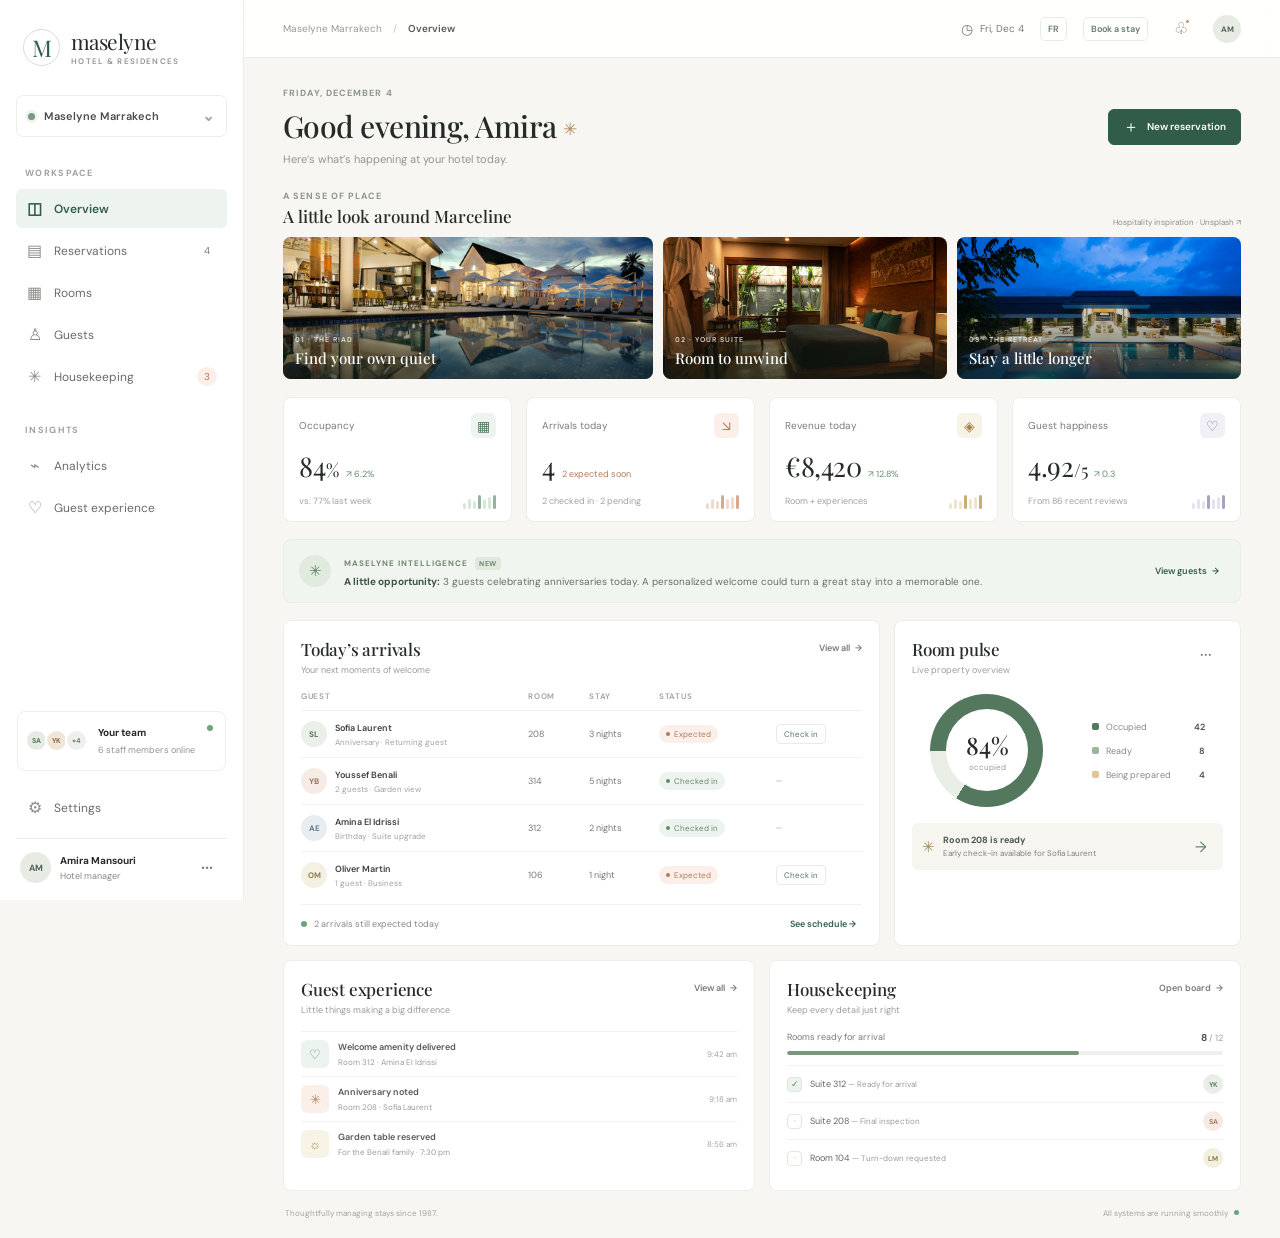
<file: index.html>
<!doctype html>
<html lang="en">
  <head>
    <meta charset="utf-8">
    <meta name="viewport" content="width=device-width, initial-scale=1">
    <meta name="theme-color" content="#f7f6f2">
    <meta name="description" content="Maselyne Hotel — thoughtful hospitality, seamlessly managed.">
    <title>Maselyne — Hotel Operations</title>
    <link rel="preconnect" href="https://fonts.googleapis.com">
    <link rel="preconnect" href="https://fonts.gstatic.com" crossorigin>
    <link href="https://fonts.googleapis.com/css2?family=DM+Sans:wght@400;500;600;700&family=Playfair+Display:wght@500;600;700&display=swap" rel="stylesheet">
    <link rel="stylesheet" href="styles.css">
  </head>
  <body>
    <div class="app-shell">
      <aside class="sidebar" id="sidebar">
        <a class="brand" href="#" aria-label="Maselyne home">
          <span class="brand-mark">M</span>
          <span class="brand-name">maselyne<span class="brand-caption">HOTEL & RESIDENCES</span></span>
        </a>
        <div class="property-select"><span class="property-dot"></span><span>Maselyne Marrakech</span><span class="chevron">⌄</span></div>
        <p class="nav-label">WORKSPACE</p>
        <nav class="main-nav" aria-label="Main navigation">
          <button class="nav-item active" data-view="Overview"><span class="nav-icon">◫</span>Overview</button>
          <button class="nav-item" data-view="Reservations"><span class="nav-icon">▤</span>Reservations<span class="nav-count" id="reservation-count">8</span></button>
          <button class="nav-item" data-view="Rooms"><span class="nav-icon">▦</span>Rooms</button>
          <button class="nav-item" data-view="Guests"><span class="nav-icon">♙</span>Guests</button>
          <button class="nav-item" data-view="Housekeeping"><span class="nav-icon">✳</span>Housekeeping<span class="nav-alert">3</span></button>
        </nav>
        <p class="nav-label nav-label-spaced">INSIGHTS</p>
        <nav class="main-nav" aria-label="Insights navigation">
          <button class="nav-item" data-view="Analytics"><span class="nav-icon">⌁</span>Analytics</button>
          <button class="nav-item" data-view="Guest experience"><span class="nav-icon">♡</span>Guest experience</button>
        </nav>
        <div class="sidebar-bottom">
          <div class="team-card">
            <div class="team-avatars"><span>SA</span><span>YK</span><span>+4</span></div>
            <p><strong>Your team</strong><br><span>6 staff members online</span></p>
            <span class="online-dot"></span>
          </div>
          <button class="nav-item settings-item"><span class="nav-icon">⚙</span>Settings</button>
          <div class="profile">
            <div class="avatar avatar-dark">AM</div>
            <div class="profile-copy"><strong>Amira Mansouri</strong><span>Hotel manager</span></div>
            <button class="icon-button profile-menu" aria-label="Profile options">···</button>
          </div>
        </div>
      </aside>

      <main class="main-content">
        <header class="topbar">
          <button class="mobile-menu icon-button" id="menu-toggle" aria-label="Open navigation">☰</button>
          <div class="breadcrumb">Maselyne Marrakech <span>/</span> <strong id="breadcrumb-current">Overview</strong></div>
          <div class="topbar-actions">
            <div class="date-chip"><span>◷</span><span id="today-label"></span></div>
            <a class="language-link" href="index.fr.html" lang="fr">FR</a>
            <a class="language-link" href="stay.html">Book a stay</a>
            <button class="icon-button notification-button" id="notification-button" aria-label="Notifications">♧<i></i></button>
            <div class="avatar avatar-dark top-avatar">AM</div>
          </div>
        </header>

        <div class="page-wrap">
          <section class="welcome-row">
            <div><p class="eyebrow" id="greeting">THURSDAY, OCTOBER 15</p><h1 id="page-title">Good morning, Amira <span class="wave">✳</span></h1><p class="subtitle" id="page-subtitle">Here’s what’s happening at your hotel today.</p></div>
            <button class="primary-button" id="add-reservation"><span>＋</span> New reservation</button>
          </section>

          <div id="dashboard-content">
          <section class="hotel-gallery" aria-labelledby="gallery-title">
            <div class="gallery-heading"><div><p class="eyebrow">A SENSE OF PLACE</p><h2 id="gallery-title">A little look around Marceline</h2></div><a class="photo-credit" href="https://unsplash.com" target="_blank" rel="noreferrer">Hospitality inspiration · Unsplash ↗</a></div>
            <div class="gallery-grid">
              <figure class="gallery-card gallery-featured"><img src="assets/riad-courtyard.jpg" alt="Sunlit resort courtyard with a swimming pool and palm trees" fetchpriority="high"><figcaption><span>01 · THE RIAD</span><strong>Find your own quiet</strong></figcaption></figure>
              <figure class="gallery-card"><img src="assets/hotel-suite.jpg" alt="Calm, warmly furnished hotel guest room" loading="lazy"><figcaption><span>02 · YOUR SUITE</span><strong>Room to unwind</strong></figcaption></figure>
              <figure class="gallery-card"><img src="assets/desert-resort.jpg" alt="Elegant hotel exterior framed by palm trees" loading="lazy"><figcaption><span>03 · THE RETREAT</span><strong>Stay a little longer</strong></figcaption></figure>
            </div>
          </section>
          <section class="stat-grid" aria-label="Hotel performance">
            <article class="stat-card"><div class="stat-top"><span>Occupancy</span><span class="stat-icon green">▦</span></div><div class="stat-value">84<span class="stat-unit">%</span><span class="trend positive">↗ 6.2%</span></div><div class="stat-foot"><span>vs. 77% last week</span><div class="mini-bars"><i></i><i></i><i></i><i></i><i></i><i></i><i></i></div></div></article>
            <article class="stat-card"><div class="stat-top"><span>Arrivals today</span><span class="stat-icon peach">↘</span></div><div class="stat-value" id="arrival-total">4<span class="trend neutral">2 expected soon</span></div><div class="stat-foot"><span id="arrival-summary">2 checked in · 2 pending</span><div class="mini-bars peach-bars"><i></i><i></i><i></i><i></i><i></i><i></i><i></i></div></div></article>
            <article class="stat-card"><div class="stat-top"><span>Revenue today</span><span class="stat-icon gold">◈</span></div><div class="stat-value">€8,420<span class="trend positive">↗ 12.8%</span></div><div class="stat-foot"><span>Room + experiences</span><div class="mini-bars gold-bars"><i></i><i></i><i></i><i></i><i></i><i></i><i></i></div></div></article>
            <article class="stat-card"><div class="stat-top"><span>Guest happiness</span><span class="stat-icon lavender">♡</span></div><div class="stat-value">4.92<span class="stat-unit">/5</span><span class="trend positive">↗ 0.3</span></div><div class="stat-foot"><span>From 86 recent reviews</span><div class="mini-bars lavender-bars"><i></i><i></i><i></i><i></i><i></i><i></i><i></i></div></div></article>
          </section>

          <section class="insight-banner">
            <div class="insight-symbol">✳</div><div class="insight-copy"><span class="insight-kicker">MASELYNE INTELLIGENCE <i>NEW</i></span><p><strong>A little opportunity:</strong> 3 guests celebrating anniversaries today. A personalized welcome could turn a great stay into a memorable one.</p></div>
            <button class="text-button" id="insight-action">View guests <span>→</span></button>
          </section>

          <div class="dashboard-grid">
            <section class="panel arrivals-panel">
              <div class="panel-heading"><div><h2>Today’s arrivals</h2><p>Your next moments of welcome</p></div><button class="subtle-button" data-open-view="Reservations">View all <span>→</span></button></div>
              <div class="table-wrap"><table><thead><tr><th>GUEST</th><th>ROOM</th><th>STAY</th><th>STATUS</th><th></th></tr></thead><tbody id="arrival-rows"></tbody></table></div>
              <div class="arrival-footer"><span class="live-dot"></span> <span id="arrival-footer-text">4 arrivals still expected today</span><button class="text-button" data-open-view="Reservations">See schedule →</button></div>
            </section>

            <section class="panel occupancy-panel">
              <div class="panel-heading"><div><h2>Room pulse</h2><p>Live property overview</p></div><button class="icon-button more-button" aria-label="Room options">···</button></div>
              <div class="room-summary"><div class="donut"><div><strong>84%</strong><span>occupied</span></div></div><div class="legend"><div><i class="legend-dot occupied"></i><span>Occupied</span><strong>42</strong></div><div><i class="legend-dot ready"></i><span>Ready</span><strong>8</strong></div><div><i class="legend-dot cleaning"></i><span>Being prepared</span><strong>4</strong></div></div></div>
              <div class="room-callout"><span class="sparkle">✳</span><span><strong>Room 208 is ready</strong><br>Early check-in available for Sofia Laurent</span><button aria-label="View room 208" id="room-callout-action">→</button></div>
            </section>
          </div>

          <div class="lower-grid">
            <section class="panel activity-panel">
              <div class="panel-heading"><div><h2>Guest experience</h2><p>Little things making a big difference</p></div><button class="subtle-button" data-open-view="Guest experience">View all <span>→</span></button></div>
              <div class="experience-list">
                <div class="experience-item"><div class="experience-icon experience-green">♡</div><div><strong>Welcome amenity delivered</strong><span>Room 312 · Amina El Idrissi</span></div><time>9:42 am</time></div>
                <div class="experience-item"><div class="experience-icon experience-peach">✳</div><div><strong>Anniversary noted</strong><span>Room 208 · Sofia Laurent</span></div><time>9:18 am</time></div>
                <div class="experience-item"><div class="experience-icon experience-gold">☼</div><div><strong>Garden table reserved</strong><span>For the Benali family · 7:30 pm</span></div><time>8:56 am</time></div>
              </div>
            </section>
            <section class="panel tasks-panel">
              <div class="panel-heading"><div><h2>Housekeeping</h2><p>Keep every detail just right</p></div><button class="subtle-button" data-open-view="Housekeeping">Open board <span>→</span></button></div>
              <div class="task-progress"><div><span>Rooms ready for arrival</span><strong>8 <small>/ 12</small></strong></div><div class="progress-track"><span></span></div></div>
              <div class="task-row"><span class="task-check checked">✓</span><span>Suite 312 <small>— Ready for arrival</small></span><span class="task-assignee">YK</span></div>
              <div class="task-row"><span class="task-check">·</span><span>Suite 208 <small>— Final inspection</small></span><span class="task-assignee peach-assignee">SA</span></div>
              <div class="task-row"><span class="task-check">·</span><span>Room 104 <small>— Turn-down requested</small></span><span class="task-assignee gold-assignee">LM</span></div>
            </section>
          </div>
          </div>
          <section id="view-workspace" class="view-workspace" aria-live="polite" hidden></section>
          <footer class="page-footer"><span>Thoughtfully managing stays since 1987.</span><span>All systems are running smoothly <i class="live-dot"></i></span></footer>
        </div>
      </main>
    </div>

    <div class="toast" id="toast" role="status" aria-live="polite"></div>
    <dialog class="reservation-dialog" id="reservation-dialog">
      <form id="reservation-form">
        <div class="dialog-top"><div><span class="eyebrow">MAKE IT A STAY TO REMEMBER</span><h2>New reservation</h2></div><button type="button" class="icon-button close-dialog" aria-label="Close dialog">×</button></div>
        <label>Guest name<input name="guest" required placeholder="e.g. Leila Haddad"></label>
        <div class="form-row"><label>Room<input name="room" required placeholder="e.g. 214"></label><label>Arrival<input name="date" type="date" required></label></div>
        <label>Stay notes <span class="optional">(optional)</span><textarea name="notes" rows="3" placeholder="Anything special we should know?"></textarea></label>
        <div class="dialog-actions"><button type="button" class="secondary-button close-dialog">Cancel</button><button class="primary-button" type="submit">Create reservation <span>→</span></button></div>
      </form>
    </dialog>
    <script src="app.js"></script>
  </body>
</html>
</file>
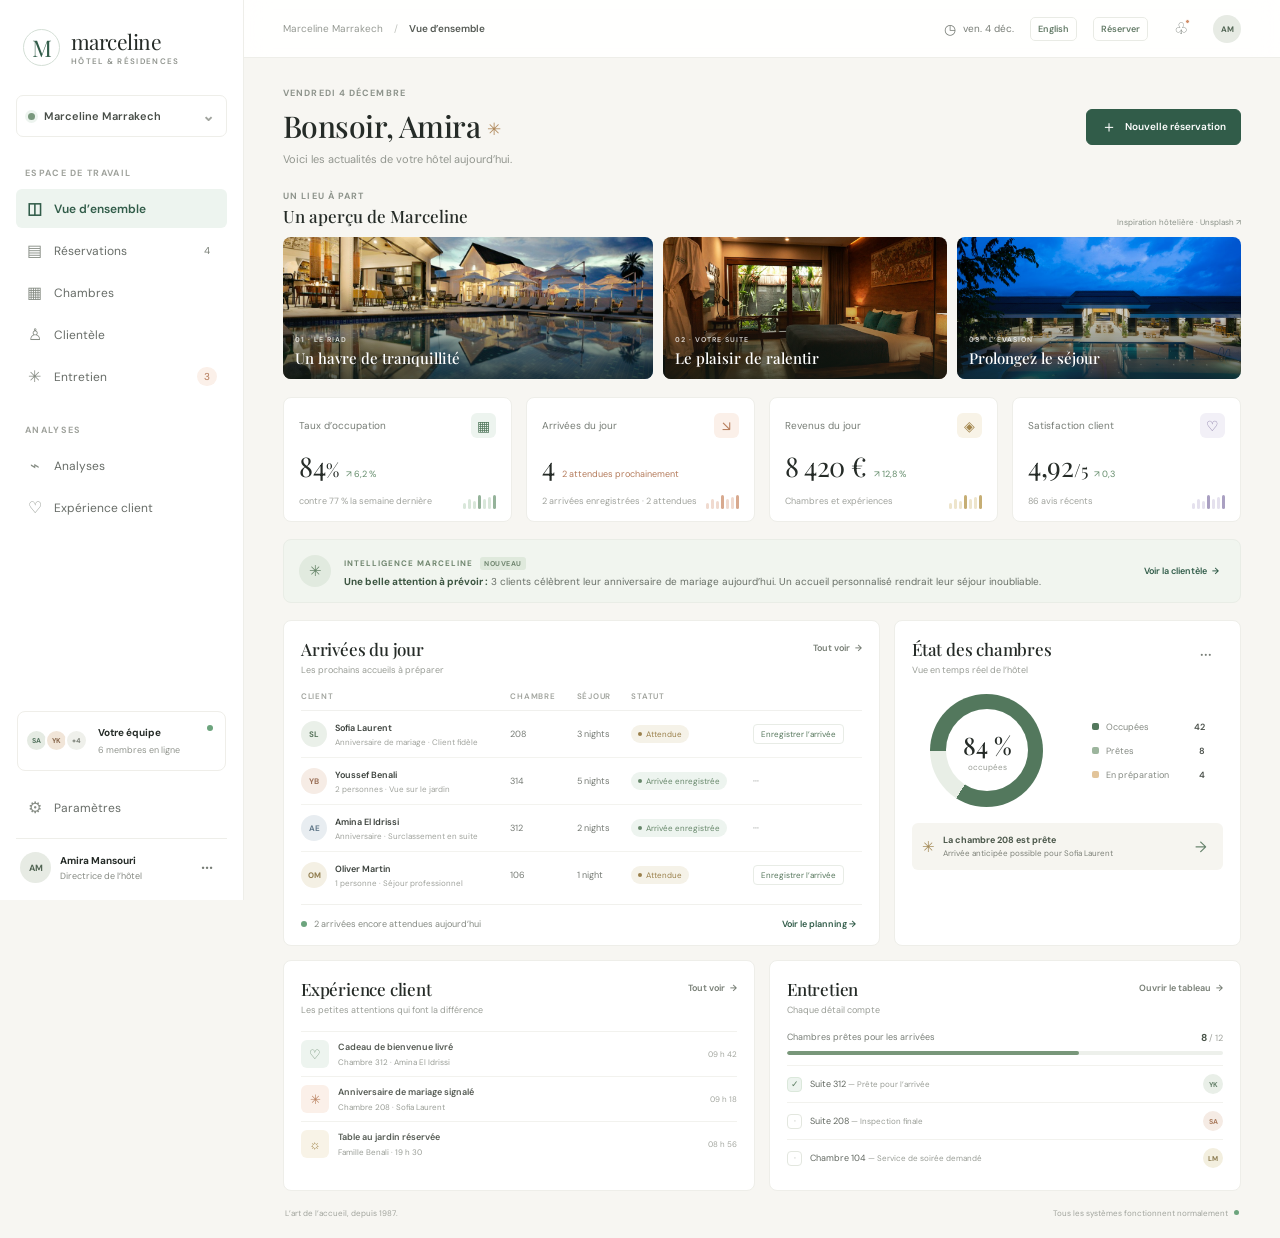
<file: index.fr.html>
<!doctype html>
<html lang="fr">
  <head>
    <meta charset="utf-8">
    <meta name="viewport" content="width=device-width, initial-scale=1">
    <meta name="theme-color" content="#f7f6f2">
    <meta name="description" content="Hôtel Marceline — une hospitalité attentionnée, gérée en toute simplicité.">
    <title>Marceline — Gestion hôtelière</title>
    <link rel="preconnect" href="https://fonts.googleapis.com">
    <link rel="preconnect" href="https://fonts.gstatic.com" crossorigin>
    <link href="https://fonts.googleapis.com/css2?family=DM+Sans:wght@400;500;600;700&family=Playfair+Display:wght@500;600;700&display=swap" rel="stylesheet">
    <link rel="stylesheet" href="styles.css">
  </head>
  <body>
    <div class="app-shell">
      <aside class="sidebar" id="sidebar">
        <a class="brand" href="#" aria-label="Accueil Marceline">
          <span class="brand-mark">M</span>
          <span class="brand-name">marceline<span class="brand-caption">HÔTEL & RÉSIDENCES</span></span>
        </a>
        <div class="property-select"><span class="property-dot"></span><span>Marceline Marrakech</span><span class="chevron">⌄</span></div>
        <p class="nav-label">ESPACE DE TRAVAIL</p>
        <nav class="main-nav" aria-label="Navigation principale">
          <button class="nav-item active" data-view="Overview"><span class="nav-icon">◫</span>Vue d’ensemble</button>
          <button class="nav-item" data-view="Reservations"><span class="nav-icon">▤</span>Réservations<span class="nav-count" id="reservation-count">4</span></button>
          <button class="nav-item" data-view="Rooms"><span class="nav-icon">▦</span>Chambres</button>
          <button class="nav-item" data-view="Guests"><span class="nav-icon">♙</span>Clientèle</button>
          <button class="nav-item" data-view="Housekeeping"><span class="nav-icon">✳</span>Entretien<span class="nav-alert">3</span></button>
        </nav>
        <p class="nav-label nav-label-spaced">ANALYSES</p>
        <nav class="main-nav" aria-label="Navigation des analyses">
          <button class="nav-item" data-view="Analytics"><span class="nav-icon">⌁</span>Analyses</button>
          <button class="nav-item" data-view="Guest experience"><span class="nav-icon">♡</span>Expérience client</button>
        </nav>
        <div class="sidebar-bottom">
          <div class="team-card">
            <div class="team-avatars"><span>SA</span><span>YK</span><span>+4</span></div>
            <p><strong>Votre équipe</strong><br><span>6 membres en ligne</span></p>
            <span class="online-dot"></span>
          </div>
          <button class="nav-item settings-item"><span class="nav-icon">⚙</span>Paramètres</button>
          <div class="profile">
            <div class="avatar avatar-dark">AM</div>
            <div class="profile-copy"><strong>Amira Mansouri</strong><span>Directrice de l’hôtel</span></div>
            <button class="icon-button profile-menu" aria-label="Options du profil">···</button>
          </div>
        </div>
      </aside>

      <main class="main-content">
        <header class="topbar">
          <button class="mobile-menu icon-button" id="menu-toggle" aria-label="Ouvrir la navigation">☰</button>
          <div class="breadcrumb">Marceline Marrakech <span>/</span> <strong id="breadcrumb-current">Vue d’ensemble</strong></div>
          <div class="topbar-actions">
            <div class="date-chip"><span>◷</span><span id="today-label"></span></div>
            <a class="language-link" href="index.html" lang="en">English</a>
            <a class="language-link" href="sejour.html">Réserver</a>
            <button class="icon-button notification-button" id="notification-button" aria-label="Notifications">♧<i></i></button>
            <div class="avatar avatar-dark top-avatar">AM</div>
          </div>
        </header>

        <div class="page-wrap">
          <section class="welcome-row">
            <div><p class="eyebrow" id="greeting"></p><h1 id="page-title"></h1><p class="subtitle" id="page-subtitle">Voici les actualités de votre hôtel aujourd’hui.</p></div>
            <button class="primary-button" id="add-reservation"><span>＋</span> Nouvelle réservation</button>
          </section>

          <div id="dashboard-content">
            <section class="hotel-gallery" aria-labelledby="gallery-title">
              <div class="gallery-heading"><div><p class="eyebrow">UN LIEU À PART</p><h2 id="gallery-title">Un aperçu de Marceline</h2></div><a class="photo-credit" href="https://unsplash.com" target="_blank" rel="noreferrer">Inspiration hôtelière · Unsplash ↗</a></div>
              <div class="gallery-grid">
                <figure class="gallery-card gallery-featured"><img src="assets/riad-courtyard.jpg" alt="Cour ensoleillée d’un hôtel avec piscine et palmiers" fetchpriority="high"><figcaption><span>01 · LE RIAD</span><strong>Un havre de tranquillité</strong></figcaption></figure>
                <figure class="gallery-card"><img src="assets/hotel-suite.jpg" alt="Chambre d’hôtel chaleureuse et élégamment aménagée" loading="lazy"><figcaption><span>02 · VOTRE SUITE</span><strong>Le plaisir de ralentir</strong></figcaption></figure>
                <figure class="gallery-card"><img src="assets/desert-resort.jpg" alt="Façade élégante d’un hôtel bordée de palmiers" loading="lazy"><figcaption><span>03 · L’ÉVASION</span><strong>Prolongez le séjour</strong></figcaption></figure>
              </div>
            </section>
            <section class="stat-grid" aria-label="Performance de l’hôtel">
              <article class="stat-card"><div class="stat-top"><span>Taux d’occupation</span><span class="stat-icon green">▦</span></div><div class="stat-value">84<span class="stat-unit">%</span><span class="trend positive">↗ 6,2 %</span></div><div class="stat-foot"><span>contre 77 % la semaine dernière</span><div class="mini-bars"><i></i><i></i><i></i><i></i><i></i><i></i><i></i></div></div></article>
              <article class="stat-card"><div class="stat-top"><span>Arrivées du jour</span><span class="stat-icon peach">↘</span></div><div class="stat-value" id="arrival-total">4<span class="trend neutral">2 attendues</span></div><div class="stat-foot"><span id="arrival-summary">2 arrivées · 2 attendues</span><div class="mini-bars peach-bars"><i></i><i></i><i></i><i></i><i></i><i></i><i></i></div></div></article>
              <article class="stat-card"><div class="stat-top"><span>Revenus du jour</span><span class="stat-icon gold">◈</span></div><div class="stat-value">8 420 €<span class="trend positive">↗ 12,8 %</span></div><div class="stat-foot"><span>Chambres et expériences</span><div class="mini-bars gold-bars"><i></i><i></i><i></i><i></i><i></i><i></i><i></i></div></div></article>
              <article class="stat-card"><div class="stat-top"><span>Satisfaction client</span><span class="stat-icon lavender">♡</span></div><div class="stat-value">4,92<span class="stat-unit">/5</span><span class="trend positive">↗ 0,3</span></div><div class="stat-foot"><span>86 avis récents</span><div class="mini-bars lavender-bars"><i></i><i></i><i></i><i></i><i></i><i></i><i></i></div></div></article>
            </section>

            <section class="insight-banner">
              <div class="insight-symbol">✳</div><div class="insight-copy"><span class="insight-kicker">INTELLIGENCE MARCELINE <i>NOUVEAU</i></span><p><strong>Une belle attention à prévoir :</strong> 3 clients célèbrent leur anniversaire de mariage aujourd’hui. Un accueil personnalisé rendrait leur séjour inoubliable.</p></div>
              <button class="text-button" id="insight-action">Voir la clientèle <span>→</span></button>
            </section>

            <div class="dashboard-grid">
              <section class="panel arrivals-panel">
                <div class="panel-heading"><div><h2>Arrivées du jour</h2><p>Les prochains accueils à préparer</p></div><button class="subtle-button" data-open-view="Reservations">Tout voir <span>→</span></button></div>
                <div class="table-wrap"><table><thead><tr><th>CLIENT</th><th>CHAMBRE</th><th>SÉJOUR</th><th>STATUT</th><th></th></tr></thead><tbody id="arrival-rows"></tbody></table></div>
                <div class="arrival-footer"><span class="live-dot"></span> <span id="arrival-footer-text">2 arrivées encore attendues aujourd’hui</span><button class="text-button" data-open-view="Reservations">Voir le planning →</button></div>
              </section>

              <section class="panel occupancy-panel">
                <div class="panel-heading"><div><h2>État des chambres</h2><p>Vue en temps réel de l’hôtel</p></div><button class="icon-button more-button" aria-label="Options des chambres">···</button></div>
                <div class="room-summary"><div class="donut"><div><strong>84 %</strong><span>occupées</span></div></div><div class="legend"><div><i class="legend-dot occupied"></i><span>Occupées</span><strong>42</strong></div><div><i class="legend-dot ready"></i><span>Prêtes</span><strong>8</strong></div><div><i class="legend-dot cleaning"></i><span>En préparation</span><strong>4</strong></div></div></div>
                <div class="room-callout"><span class="sparkle">✳</span><span><strong>La chambre 208 est prête</strong><br>Arrivée anticipée possible pour Sofia Laurent</span><button aria-label="Voir la chambre 208" id="room-callout-action">→</button></div>
              </section>
            </div>

            <div class="lower-grid">
              <section class="panel activity-panel">
                <div class="panel-heading"><div><h2>Expérience client</h2><p>Les petites attentions qui font la différence</p></div><button class="subtle-button" data-open-view="Guest experience">Tout voir <span>→</span></button></div>
                <div class="experience-list">
                  <div class="experience-item"><div class="experience-icon experience-green">♡</div><div><strong>Cadeau de bienvenue livré</strong><span>Chambre 312 · Amina El Idrissi</span></div><time>09 h 42</time></div>
                  <div class="experience-item"><div class="experience-icon experience-peach">✳</div><div><strong>Anniversaire de mariage signalé</strong><span>Chambre 208 · Sofia Laurent</span></div><time>09 h 18</time></div>
                  <div class="experience-item"><div class="experience-icon experience-gold">☼</div><div><strong>Table au jardin réservée</strong><span>Famille Benali · 19 h 30</span></div><time>08 h 56</time></div>
                </div>
              </section>
              <section class="panel tasks-panel">
                <div class="panel-heading"><div><h2>Entretien</h2><p>Chaque détail compte</p></div><button class="subtle-button" data-open-view="Housekeeping">Ouvrir le tableau <span>→</span></button></div>
                <div class="task-progress"><div><span>Chambres prêtes pour les arrivées</span><strong>8 <small>/ 12</small></strong></div><div class="progress-track"><span></span></div></div>
                <div class="task-row"><span class="task-check checked">✓</span><span>Suite 312 <small>— Prête pour l’arrivée</small></span><span class="task-assignee">YK</span></div>
                <div class="task-row"><span class="task-check">·</span><span>Suite 208 <small>— Inspection finale</small></span><span class="task-assignee peach-assignee">SA</span></div>
                <div class="task-row"><span class="task-check">·</span><span>Chambre 104 <small>— Service de soirée demandé</small></span><span class="task-assignee gold-assignee">LM</span></div>
              </section>
            </div>
          </div>
          <section id="view-workspace" class="view-workspace" aria-live="polite" hidden></section>
          <footer class="page-footer"><span>L’art de l’accueil, depuis 1987.</span><span>Tous les systèmes fonctionnent normalement <i class="live-dot"></i></span></footer>
        </div>
      </main>
    </div>

    <div class="toast" id="toast" role="status" aria-live="polite"></div>
    <dialog class="reservation-dialog" id="reservation-dialog">
      <form id="reservation-form">
        <div class="dialog-top"><div><span class="eyebrow">FAITES DE CHAQUE SÉJOUR UN SOUVENIR</span><h2>Nouvelle réservation</h2></div><button type="button" class="icon-button close-dialog" aria-label="Fermer">×</button></div>
        <label>Nom du client<input name="guest" required placeholder="ex. Leïla Haddad"></label>
        <div class="form-row"><label>Chambre<input name="room" required placeholder="ex. 214"></label><label>Arrivée<input name="date" type="date" required></label></div>
        <label>Notes sur le séjour <span class="optional">(facultatif)</span><textarea name="notes" rows="3" placeholder="Une attention particulière à prévoir ?"></textarea></label>
        <div class="dialog-actions"><button type="button" class="secondary-button close-dialog">Annuler</button><button class="primary-button" type="submit">Créer la réservation <span>→</span></button></div>
      </form>
    </dialog>
    <script src="app.js"></script>
  </body>
</html>
</file>
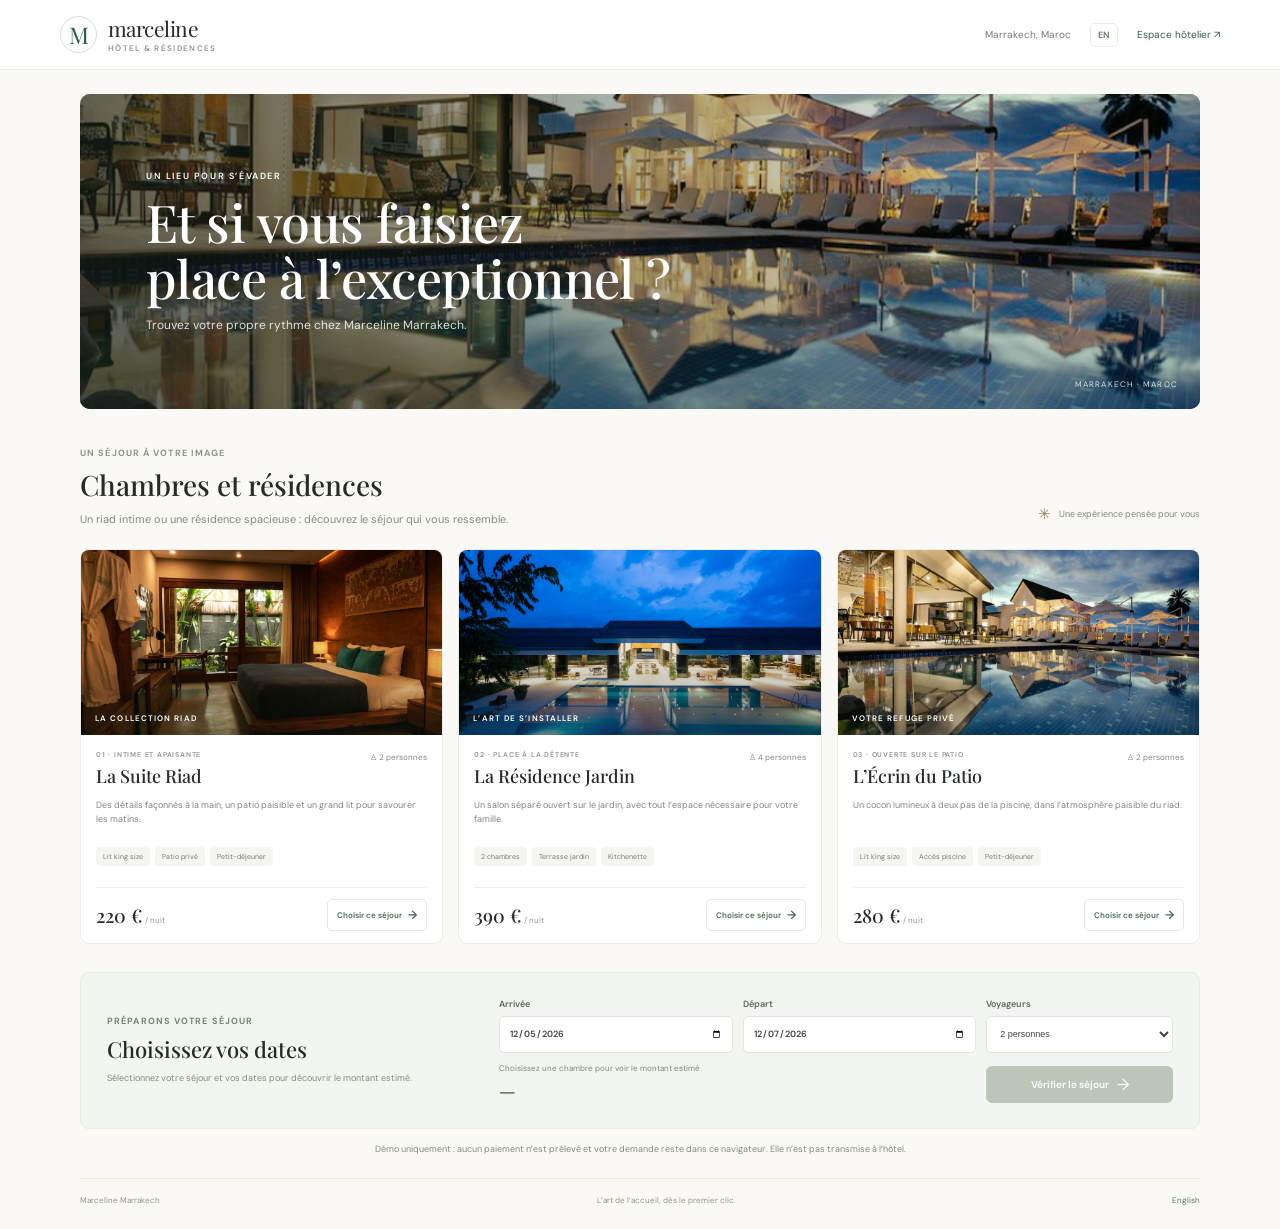
<file: sejour.html>
<!doctype html>
<html lang="fr">
  <head>
    <meta charset="utf-8">
    <meta name="viewport" content="width=device-width, initial-scale=1">
    <meta name="theme-color" content="#f7f6f2">
    <meta name="description" content="Découvrez les chambres et résidences de Marceline Marrakech et demandez votre réservation.">
    <title>Chambres et résidences — Marceline Marrakech</title>
    <link rel="preconnect" href="https://fonts.googleapis.com">
    <link rel="preconnect" href="https://fonts.gstatic.com" crossorigin>
    <link href="https://fonts.googleapis.com/css2?family=DM+Sans:wght@400;500;600;700&family=Playfair+Display:wght@500;600;700&display=swap" rel="stylesheet">
    <link rel="stylesheet" href="styles.css">
  </head>
  <body class="booking-page" data-language="fr">
    <header class="booking-topbar">
      <a class="brand" href="index.fr.html" aria-label="Retour à Marceline"><span class="brand-mark">M</span><span class="brand-name">marceline<span class="brand-caption">HÔTEL & RÉSIDENCES</span></span></a>
      <div class="booking-top-actions"><span class="booking-phone">Marrakech, Maroc</span><a class="language-link" href="stay.html" lang="en">EN</a><a class="booking-back" href="index.fr.html">Espace hôtelier ↗</a></div>
    </header>

    <main class="booking-main">
      <section class="booking-hero">
        <img src="assets/riad-courtyard.jpg" alt="Cour paisible avec piscine et palmiers à Marceline Marrakech">
        <div class="booking-hero-overlay"></div>
        <div class="booking-hero-copy"><p class="booking-eyebrow">UN LIEU POUR S’ÉVADER</p><h1>Et si vous faisiez<br>place à l’exceptionnel ?</h1><p>Trouvez votre propre rythme chez Marceline Marrakech.</p></div>
        <span class="hero-location">MARRAKECH · MAROC</span>
      </section>

      <section class="booking-intro"><div><p class="eyebrow">UN SÉJOUR À VOTRE IMAGE</p><h2>Chambres et résidences</h2><p>Un riad intime ou une résidence spacieuse : découvrez le séjour qui vous ressemble.</p></div><div class="booking-benefit">✳ <span>Une expérience pensée pour vous</span></div></section>

      <section class="stay-grid" aria-label="Chambres et résidences disponibles">
        <article class="stay-card" data-stay-card="riad-suite">
          <div class="stay-image-wrap"><img src="assets/hotel-suite.jpg" alt="Suite de riad apaisante, aménagée avec soin et ouverte sur un patio privé" loading="lazy"><span class="stay-image-label">LA COLLECTION RIAD</span></div>
          <div class="stay-card-body"><div class="stay-title-line"><div><p class="stay-kicker">01 · INTIME ET APAISANTE</p><h3>La Suite Riad</h3></div><span class="stay-capacity">♙ 2 personnes</span></div><p class="stay-description">Des détails façonnés à la main, un patio paisible et un grand lit pour savourer les matins.</p><div class="stay-amenities"><span>Lit king size</span><span>Patio privé</span><span>Petit-déjeuner</span></div>          <div class="stay-card-footer"><p><strong>220 €</strong> <span>/ nuit</span></p><button class="select-stay-button" data-select-stay="riad-suite" aria-pressed="false">Choisir ce séjour <span>→</span></button></div></div>
        </article>

        <article class="stay-card" data-stay-card="garden-residence">
          <div class="stay-image-wrap"><img src="assets/desert-resort.jpg" alt="Résidence spacieuse donnant sur une piscine bordée de palmiers" loading="lazy"><span class="stay-image-label">L’ART DE S’INSTALLER</span></div>
          <div class="stay-card-body"><div class="stay-title-line"><div><p class="stay-kicker">02 · PLACE À LA DÉTENTE</p><h3>La Résidence Jardin</h3></div><span class="stay-capacity">♙ 4 personnes</span></div><p class="stay-description">Un salon séparé ouvert sur le jardin, avec tout l’espace nécessaire pour votre famille.</p><div class="stay-amenities"><span>2 chambres</span><span>Terrasse jardin</span><span>Kitchenette</span></div>          <div class="stay-card-footer"><p><strong>390 €</strong> <span>/ nuit</span></p><button class="select-stay-button" data-select-stay="garden-residence" aria-pressed="false">Choisir ce séjour <span>→</span></button></div></div>
        </article>

        <article class="stay-card" data-stay-card="courtyard-retreat">
          <div class="stay-image-wrap"><img src="assets/riad-courtyard.jpg" alt="Suite de riad paisible avec vue sur la piscine de l’hôtel" loading="lazy"><span class="stay-image-label">VOTRE REFUGE PRIVÉ</span></div>
          <div class="stay-card-body"><div class="stay-title-line"><div><p class="stay-kicker">03 · OUVERTE SUR LE PATIO</p><h3>L’Écrin du Patio</h3></div><span class="stay-capacity">♙ 2 personnes</span></div><p class="stay-description">Un cocon lumineux à deux pas de la piscine, dans l’atmosphère paisible du riad.</p><div class="stay-amenities"><span>Lit king size</span><span>Accès piscine</span><span>Petit-déjeuner</span></div>          <div class="stay-card-footer"><p><strong>280 €</strong> <span>/ nuit</span></p><button class="select-stay-button" data-select-stay="courtyard-retreat" aria-pressed="false">Choisir ce séjour <span>→</span></button></div></div>
        </article>
      </section>

      <section class="booking-details" id="booking-details">
        <div class="booking-details-copy"><p class="eyebrow">PRÉPARONS VOTRE SÉJOUR</p><h2>Choisissez vos dates</h2><p>Sélectionnez votre séjour et vos dates pour découvrir le montant estimé.</p></div>
        <div class="booking-fields">
          <label>Arrivée<input id="check-in" type="date" required></label>
          <label>Départ<input id="check-out" type="date" required></label>
          <label>Voyageurs<select id="guest-count"><option value="1">1 personne</option><option value="2" selected>2 personnes</option><option value="3">3 personnes</option><option value="4">4 personnes</option></select></label>
          <div class="booking-estimate"><span id="estimate-label">Choisissez une chambre pour voir le prix estimé</span><strong id="estimate-total">—</strong></div>
          <button class="primary-button booking-continue" id="booking-continue" disabled>Vérifier le séjour <span>→</span></button>
        </div>
      </section>
      <section class="booking-confirmation" id="booking-confirmation" tabindex="-1" hidden>
        <span class="confirmation-icon">✓</span><div><h2 data-confirmation-title>Demande de démonstration enregistrée</h2><p data-confirmation-intro></p><strong data-confirmation-reference></strong><p data-confirmation-no-charge></p><small data-confirmation-saved></small></div>
      </section>
      <p class="payment-note">Démo uniquement : aucun paiement n’est prélevé et votre demande reste dans ce navigateur. Elle n’est pas transmise à l’hôtel.</p>
      <footer class="booking-footer"><span>Marceline Marrakech</span><span>L’art de l’accueil, dès le premier clic.</span><a href="stay.html" lang="en">English</a></footer>
    </main>

    <dialog class="reservation-dialog booking-dialog" id="booking-dialog">
      <form id="booking-form">
        <div class="dialog-top"><div><span class="eyebrow">VOTRE INSTANT MARCELINE</span><h2>Vérifier votre séjour</h2></div><button type="button" class="icon-button close-dialog" aria-label="Fermer">×</button></div>
        <div class="checkout-summary" id="checkout-summary"></div>
        <label>Votre nom<input name="guest" required autocomplete="name" placeholder="ex. Leïla Haddad"></label>
        <label>Adresse e-mail<input name="email" type="email" required autocomplete="email" placeholder="vous@exemple.com"></label>
        <p class="checkout-disclaimer">Démo uniquement : les disponibilités ne sont pas vérifiées et l’hôtel ne reçoit pas cette demande. Aucun paiement ni aucune donnée bancaire ne sont collectés. Contactez l’hôtel pour effectuer une réservation réelle.</p>
        <div class="dialog-actions"><button type="button" class="secondary-button close-dialog">Annuler</button><button class="primary-button" type="submit">Enregistrer la demande test <span>→</span></button></div>
      </form>
    </dialog>
    <div class="booking-toast" id="booking-toast" role="status" aria-live="polite"></div>
    <script src="booking.js"></script>
  </body>
</html>
</file>
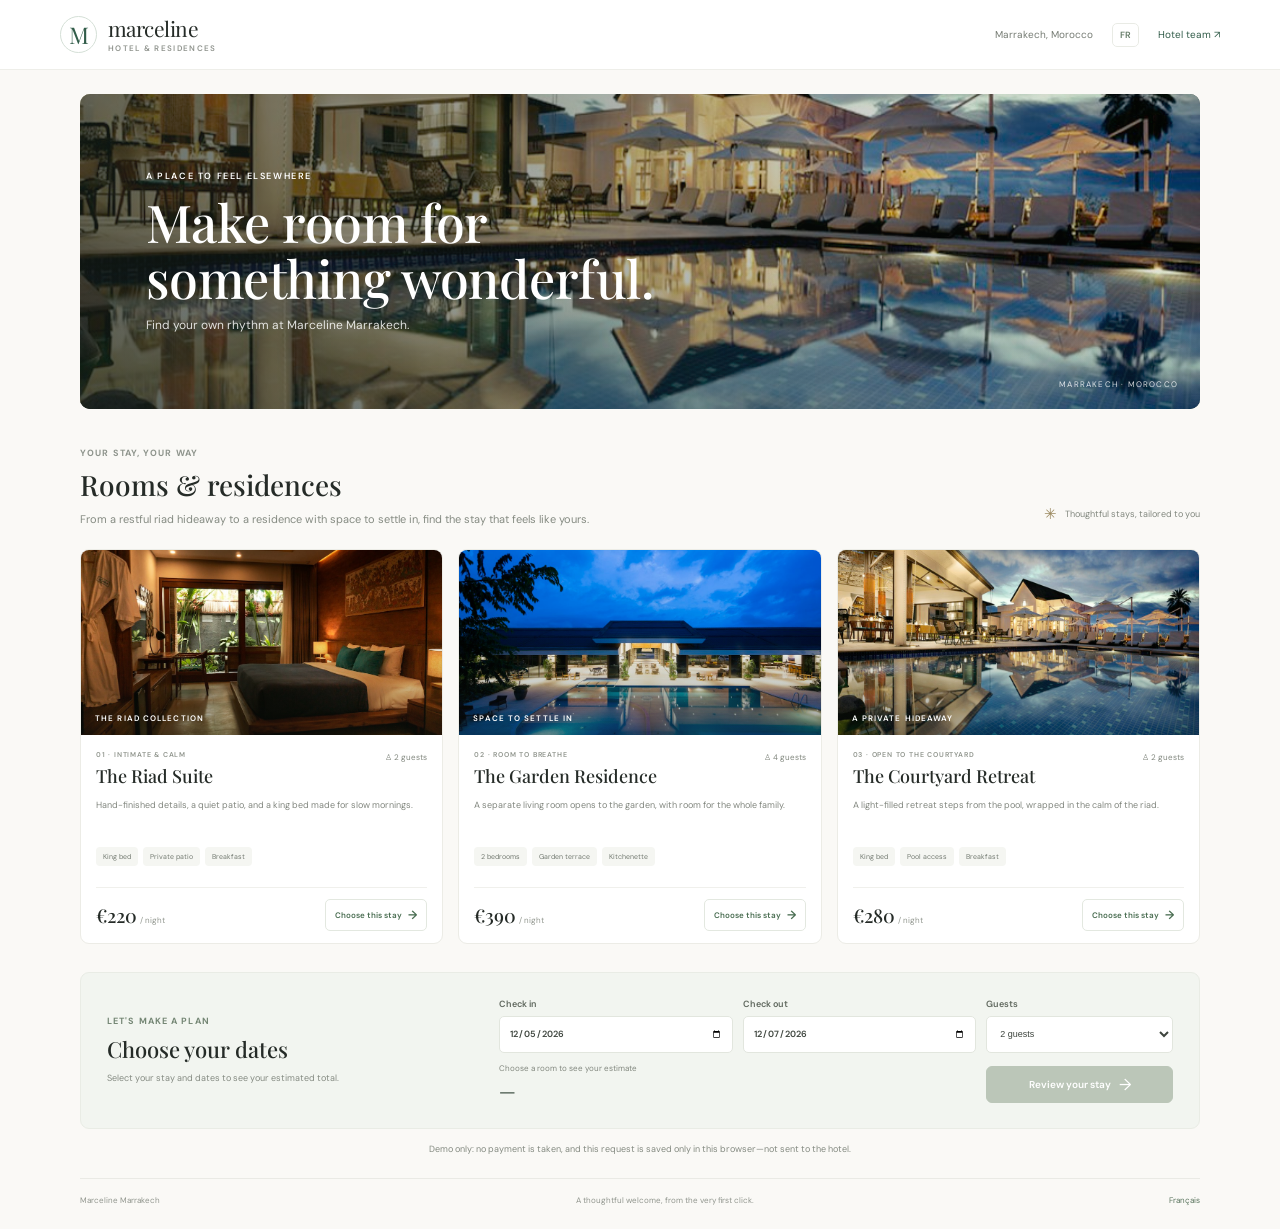
<file: stay.html>
<!doctype html>
<html lang="en">
  <head>
    <meta charset="utf-8">
    <meta name="viewport" content="width=device-width, initial-scale=1">
    <meta name="theme-color" content="#f7f6f2">
    <meta name="description" content="Find your stay at Marceline Marrakech. Explore our rooms and residences and request a reservation.">
    <title>Rooms & Residences — Marceline Marrakech</title>
    <link rel="preconnect" href="https://fonts.googleapis.com">
    <link rel="preconnect" href="https://fonts.gstatic.com" crossorigin>
    <link href="https://fonts.googleapis.com/css2?family=DM+Sans:wght@400;500;600;700&family=Playfair+Display:wght@500;600;700&display=swap" rel="stylesheet">
    <link rel="stylesheet" href="styles.css">
  </head>
  <body class="booking-page" data-language="en">
    <header class="booking-topbar">
      <a class="brand" href="index.html" aria-label="Marceline hotel overview"><span class="brand-mark">M</span><span class="brand-name">marceline<span class="brand-caption">HOTEL & RESIDENCES</span></span></a>
      <div class="booking-top-actions"><span class="booking-phone">Marrakech, Morocco</span><a class="language-link" href="sejour.html" lang="fr">FR</a><a class="booking-back" href="index.html">Hotel team ↗</a></div>
    </header>

    <main class="booking-main">
      <section class="booking-hero">
        <img src="assets/riad-courtyard.jpg" alt="A peaceful pool courtyard surrounded by palms at Marceline Marrakech">
        <div class="booking-hero-overlay"></div>
        <div class="booking-hero-copy"><p class="booking-eyebrow">A PLACE TO FEEL ELSEWHERE</p><h1>Make room for<br>something wonderful.</h1><p>Find your own rhythm at Marceline Marrakech.</p></div>
        <span class="hero-location">MARRAKECH · MOROCCO</span>
      </section>

      <section class="booking-intro"><div><p class="eyebrow">YOUR STAY, YOUR WAY</p><h2>Rooms & residences</h2><p>From a restful riad hideaway to a residence with space to settle in, find the stay that feels like yours.</p></div><div class="booking-benefit">✳ <span>Thoughtful stays, tailored to you</span></div></section>

      <section class="stay-grid" aria-label="Available rooms and residences">
        <article class="stay-card" data-stay-card="riad-suite">
          <div class="stay-image-wrap"><img src="assets/hotel-suite.jpg" alt="A serene, warmly furnished riad suite with a private patio" loading="lazy"><span class="stay-image-label">THE RIAD COLLECTION</span></div>
          <div class="stay-card-body"><div class="stay-title-line"><div><p class="stay-kicker">01 · INTIMATE & CALM</p><h3>The Riad Suite</h3></div><span class="stay-capacity">♙ 2 guests</span></div><p class="stay-description">Hand-finished details, a quiet patio, and a king bed made for slow mornings.</p><div class="stay-amenities"><span>King bed</span><span>Private patio</span><span>Breakfast</span></div>          <div class="stay-card-footer"><p><strong>€220</strong> <span>/ night</span></p><button class="select-stay-button" data-select-stay="riad-suite" aria-pressed="false">Choose this stay <span>→</span></button></div></div>
        </article>

        <article class="stay-card" data-stay-card="garden-residence">
          <div class="stay-image-wrap"><img src="assets/desert-resort.jpg" alt="A spacious resort residence beside a palm-lined pool" loading="lazy"><span class="stay-image-label">SPACE TO SETTLE IN</span></div>
          <div class="stay-card-body"><div class="stay-title-line"><div><p class="stay-kicker">02 · ROOM TO BREATHE</p><h3>The Garden Residence</h3></div><span class="stay-capacity">♙ 4 guests</span></div><p class="stay-description">A separate living room opens to the garden, with room for the whole family.</p><div class="stay-amenities"><span>2 bedrooms</span><span>Garden terrace</span><span>Kitchenette</span></div>          <div class="stay-card-footer"><p><strong>€390</strong> <span>/ night</span></p><button class="select-stay-button" data-select-stay="garden-residence" aria-pressed="false">Choose this stay <span>→</span></button></div></div>
        </article>

        <article class="stay-card" data-stay-card="courtyard-retreat">
          <div class="stay-image-wrap"><img src="assets/riad-courtyard.jpg" alt="A tranquil courtyard suite overlooking a hotel swimming pool" loading="lazy"><span class="stay-image-label">A PRIVATE HIDEAWAY</span></div>
          <div class="stay-card-body"><div class="stay-title-line"><div><p class="stay-kicker">03 · OPEN TO THE COURTYARD</p><h3>The Courtyard Retreat</h3></div><span class="stay-capacity">♙ 2 guests</span></div><p class="stay-description">A light-filled retreat steps from the pool, wrapped in the calm of the riad.</p><div class="stay-amenities"><span>King bed</span><span>Pool access</span><span>Breakfast</span></div>          <div class="stay-card-footer"><p><strong>€280</strong> <span>/ night</span></p><button class="select-stay-button" data-select-stay="courtyard-retreat" aria-pressed="false">Choose this stay <span>→</span></button></div></div>
        </article>
      </section>

      <section class="booking-details" id="booking-details">
        <div class="booking-details-copy"><p class="eyebrow">LET'S MAKE A PLAN</p><h2>Choose your dates</h2><p>Select your stay and dates to see your estimated total.</p></div>
        <div class="booking-fields">
          <label>Check in<input id="check-in" type="date" required></label>
          <label>Check out<input id="check-out" type="date" required></label>
          <label>Guests<select id="guest-count"><option value="1">1 guest</option><option value="2" selected>2 guests</option><option value="3">3 guests</option><option value="4">4 guests</option></select></label>
          <div class="booking-estimate"><span id="estimate-label">Choose a room to see your estimate</span><strong id="estimate-total">—</strong></div>
          <button class="primary-button booking-continue" id="booking-continue" disabled>Review your stay <span>→</span></button>
        </div>
      </section>
      <section class="booking-confirmation" id="booking-confirmation" tabindex="-1" hidden>
        <span class="confirmation-icon">✓</span><div><h2 data-confirmation-title>Reservation request received</h2><p data-confirmation-intro></p><strong data-confirmation-reference></strong><p data-confirmation-no-charge></p><small data-confirmation-saved></small></div>
      </section>
      <p class="payment-note">Demo only: no payment is taken, and this request is saved only in this browser—not sent to the hotel.</p>
      <footer class="booking-footer"><span>Marceline Marrakech</span><span>A thoughtful welcome, from the very first click.</span><a href="sejour.html" lang="fr">Français</a></footer>
    </main>

    <dialog class="reservation-dialog booking-dialog" id="booking-dialog">
      <form id="booking-form">
        <div class="dialog-top"><div><span class="eyebrow">YOUR MARCELINE MOMENT</span><h2>Review your stay</h2></div><button type="button" class="icon-button close-dialog" aria-label="Close">×</button></div>
        <div class="checkout-summary" id="checkout-summary"></div>
        <label>Your name<input name="guest" required autocomplete="name" placeholder="e.g. Leila Haddad"></label>
        <label>Email address<input name="email" type="email" required autocomplete="email" placeholder="you@example.com"></label>
        <p class="checkout-disclaimer">Demo only: this does not check availability or contact the hotel. No payment is taken and no card details are collected. Use the hotel’s booking channel to make a real reservation.</p>
        <div class="dialog-actions"><button type="button" class="secondary-button close-dialog">Cancel</button><button class="primary-button" type="submit">Save demo request <span>→</span></button></div>
      </form>
    </dialog>
    <div class="booking-toast" id="booking-toast" role="status" aria-live="polite"></div>
    <script src="booking.js"></script>
  </body>
</html>
</file>
<file: styles.css>
:root {
  color-scheme: light;
  --ink: #252b27;
  --muted: #858982;
  --line: #eeeee9;
  --paper: #ffffff;
  --canvas: #f7f6f2;
  --green: #315c49;
  --green-dark: #274b3b;
  --green-pale: #edf4ef;
  --serif: "Playfair Display", Georgia, serif;
  --sans: "DM Sans", "Segoe UI", sans-serif;
}
* { box-sizing: border-box; }
body { margin: 0; color: var(--ink); background: var(--canvas); font-family: var(--sans); font-size: 13px; -webkit-font-smoothing: antialiased; }
button, input, textarea { font: inherit; }
button { color: inherit; }
.app-shell { min-height: 100vh; }
.sidebar { position: fixed; inset: 0 auto 0 0; z-index: 5; display: flex; width: 244px; flex-direction: column; padding: 28px 16px 12px; background: #fff; border-right: 1px solid #eeeee9; }
.brand { display: flex; align-items: center; gap: 11px; margin: 1px 0 29px 7px; color: inherit; text-decoration: none; }
.brand-mark { display: grid; width: 37px; height: 37px; place-items: center; border: 1px solid #d4dfd6; border-radius: 50%; color: var(--green); font-family: var(--serif); font-size: 23px; }
.brand-name { font-family: var(--serif); font-size: 21px; letter-spacing: -.55px; line-height: 1; }
.brand-caption { display: block; margin-top: 5px; color: #91958f; font-family: var(--sans); font-size: 8px; font-weight: 600; letter-spacing: 1.3px; }
.property-select { display: flex; align-items: center; gap: 9px; height: 42px; padding: 0 11px; border: 1px solid #eeeee9; border-radius: 7px; color: #484e48; font-size: 11px; font-weight: 600; }
.property-dot { width: 7px; height: 7px; border-radius: 50%; background: #79987d; box-shadow: 0 0 0 3px #edf4ef; }
.chevron { margin-left: auto; color: #a1a49e; font-size: 15px; }
.nav-label { margin: 30px 0 10px 9px; color: #a0a39d; font-size: 9px; font-weight: 700; letter-spacing: 1.3px; }
.nav-label-spaced { margin-top: 28px; }
.main-nav { display: grid; gap: 3px; }
.nav-item { position: relative; display: flex; width: 100%; height: 39px; align-items: center; gap: 11px; padding: 0 10px; border: 0; border-radius: 6px; background: transparent; color: #686d68; cursor: pointer; text-align: left; font-size: 12px; transition: background .16s, color .16s; }
.nav-item:hover { background: #f7f8f5; color: var(--green); }
.nav-item.active { background: var(--green-pale); color: var(--green); font-weight: 600; }
.nav-icon { width: 17px; color: #878d85; font-size: 16px; text-align: center; }
.active .nav-icon { color: var(--green); }
.nav-count, .nav-alert { display: grid; min-width: 20px; height: 19px; place-items: center; margin-left: auto; border-radius: 10px; background: #fff; color: #777d75; font-size: 10px; }
.nav-alert { background: #fbf0e9; color: #b27756; }
.sidebar-bottom { margin-top: auto; }
.team-card { position: relative; display: flex; align-items: center; gap: 10px; margin: 0 1px 17px; padding: 12px 9px; border: 1px solid #efeee9; border-radius: 8px; }
.team-avatars { display: flex; padding-left: 1px; }
.team-avatars span { display: grid; width: 23px; height: 23px; place-items: center; margin-left: -3px; border: 2px solid white; border-radius: 50%; background: #e5ebe3; color: #52725d; font-size: 7px; font-weight: 700; }
.team-avatars span:nth-child(2) { background: #f1e5d8; color: #89684d; }
.team-avatars span:nth-child(3) { background: #eff0eb; color: #777c73; }
.team-card p { margin: 0; font-size: 10px; line-height: 1.7; }
.team-card p span { color: #92968f; font-size: 9px; }
.online-dot, .live-dot { display: inline-block; width: 6px; height: 6px; border-radius: 50%; background: #6ca47d; }
.team-card .online-dot { position: absolute; top: 13px; right: 12px; }
.settings-item { margin-bottom: 11px; }
.profile { display: flex; align-items: center; gap: 9px; padding: 12px 4px 4px; border-top: 1px solid var(--line); }
.avatar { display: grid; width: 31px; height: 31px; flex: 0 0 auto; place-items: center; border-radius: 50%; font-size: 9px; font-weight: 700; }
.avatar-dark { background: #e7ebe4; color: #526554; }
.profile-copy { display: grid; gap: 3px; font-size: 10px; }
.profile-copy span { color: var(--muted); font-size: 9px; }
.icon-button { display: grid; width: 33px; height: 33px; place-items: center; border: 0; border-radius: 6px; background: transparent; color: #777d76; cursor: pointer; font-size: 18px; }
.icon-button:hover { background: #f3f4f0; }
.profile-menu { margin-left: auto; font-size: 21px; }
.main-content { min-height: 100vh; margin-left: 244px; }
.topbar { position: sticky; top: 0; z-index: 4; display: flex; height: 58px; align-items: center; justify-content: space-between; padding: 0 39px; border-bottom: 1px solid #eeeee9; background: rgba(255,255,255,.91); backdrop-filter: blur(12px); }
.breadcrumb { color: #969a93; font-size: 10px; }
.breadcrumb span { margin: 0 8px; color: #c2c5bf; }
.breadcrumb strong { color: #555a54; font-weight: 600; }
.topbar-actions { display: flex; align-items: center; gap: 16px; }
.language-link { padding: 5px 7px; border: 1px solid #e9ebe5; border-radius: 5px; color: #647b67; font-size: 9px; font-weight: 600; text-decoration: none; }
.language-link:hover { background: #f2f5f0; }
.date-chip { display: flex; align-items: center; gap: 7px; color: #777c75; font-size: 10px; }
.date-chip span:first-child { font-size: 14px; }
.notification-button { position: relative; font-size: 16px; }
.notification-button i { position: absolute; top: 7px; right: 7px; width: 5px; height: 5px; border: 1px solid white; border-radius: 50%; background: #d18e69; }
.top-avatar { width: 28px; height: 28px; font-size: 8px; }
.mobile-menu { display: none; }
.page-wrap { max-width: 1320px; margin: 0 auto; padding: 29px 39px 20px; }
.welcome-row { display: flex; align-items: center; justify-content: space-between; margin-bottom: 24px; }
.eyebrow { margin: 0 0 7px; color: #8e948c; font-size: 9px; font-weight: 700; letter-spacing: 1.1px; }
h1, h2, p { margin-top: 0; }
h1 { margin-bottom: 6px; font-family: var(--serif); font-size: clamp(24px, 2.4vw, 30px); font-weight: 500; letter-spacing: -.55px; }
.wave { display: inline-block; color: #b18a5d; font-family: var(--sans); font-size: 17px; vertical-align: 3px; }
.subtitle { margin: 0; color: #92968f; font-size: 11px; }
.primary-button { display: inline-flex; height: 36px; align-items: center; justify-content: center; gap: 8px; padding: 0 14px; border: 1px solid var(--green); border-radius: 6px; background: var(--green); color: #fff; cursor: pointer; font-size: 10px; font-weight: 600; transition: background .15s, transform .15s; }
.primary-button:hover { transform: translateY(-1px); background: var(--green-dark); }
.primary-button span { font-size: 16px; font-weight: 400; }
.hotel-gallery { margin-bottom: 18px; }
.gallery-heading { display: flex; align-items: end; justify-content: space-between; margin-bottom: 10px; }
.gallery-heading .eyebrow { margin-bottom: 3px; }
.gallery-heading h2 { margin: 0; font-family: var(--serif); font-size: 17px; font-weight: 500; }
.photo-credit { color: #899087; font-size: 8px; text-decoration: none; }
.photo-credit:hover { color: var(--green); }
.gallery-grid { display: grid; grid-template-columns: 1.3fr 1fr 1fr; gap: 10px; }
.gallery-card { position: relative; height: 142px; overflow: hidden; margin: 0; border-radius: 8px; background: #e9e9e2; }
.gallery-card::after { position: absolute; inset: 35% 0 0; background: linear-gradient(transparent, rgb(20 29 23 / 72%)); content: ""; pointer-events: none; }
.gallery-card img { display: block; width: 100%; height: 100%; object-fit: cover; transition: transform .35s ease; }
.gallery-card:hover img { transform: scale(1.04); }
.gallery-card figcaption { position: absolute; right: 12px; bottom: 11px; left: 12px; z-index: 1; display: grid; gap: 4px; color: #fff; }
.gallery-card figcaption span { font-size: 7px; font-weight: 600; letter-spacing: 1px; opacity: .8; }
.gallery-card figcaption strong { font-family: var(--serif); font-size: 15px; font-weight: 500; }
.booking-page { --canvas: #faf9f6; background: var(--canvas); }
.booking-topbar { position: sticky; top: 0; z-index: 5; display: flex; height: 70px; align-items: center; justify-content: space-between; padding: 0 max(28px, calc((100vw - 1160px) / 2)); border-bottom: 1px solid #eeeee9; background: rgb(255 255 255 / 95%); backdrop-filter: blur(10px); }
.booking-topbar .brand { margin: 0; }
.booking-top-actions { display: flex; align-items: center; gap: 19px; }
.booking-phone, .booking-back { color: #767c74; font-size: 10px; }
.booking-back { color: var(--green); text-decoration: none; }
.booking-main { width: min(1120px, calc(100% - 56px)); margin: 0 auto; }
.booking-hero { position: relative; height: 315px; overflow: hidden; margin-top: 24px; border-radius: 10px; background: #506150; }
.booking-hero > img { width: 100%; height: 100%; object-fit: cover; object-position: center 53%; }
.booking-hero-overlay { position: absolute; inset: 0; background: linear-gradient(90deg, rgb(22 32 26 / 66%), rgb(22 32 26 / 20%) 70%, rgb(22 32 26 / 9%)), linear-gradient(0deg, rgb(18 27 22 / 20%), transparent 48%); }
.booking-hero-copy { position: absolute; top: 50%; left: clamp(24px, 6vw, 66px); color: white; transform: translateY(-50%); }
.booking-eyebrow { margin: 0 0 12px; font-size: 9px; font-weight: 600; letter-spacing: 1.6px; }
.booking-hero-copy h1 { margin: 0 0 11px; font-family: var(--serif); font-size: clamp(34px, 5vw, 52px); font-weight: 500; line-height: 1.08; }
.booking-hero-copy > p:last-child { margin: 0; color: rgb(255 255 255 / 84%); font-size: 12px; }
.hero-location { position: absolute; right: 22px; bottom: 20px; color: rgb(255 255 255 / 82%); font-size: 8px; letter-spacing: 1.2px; }
.booking-intro { display: flex; align-items: end; justify-content: space-between; gap: 20px; margin: 38px 0 20px; }
.booking-intro h2, .booking-details h2 { margin: 0 0 7px; font-family: var(--serif); font-size: 28px; font-weight: 500; }
.booking-intro > div:first-child > p:last-child, .booking-details-copy > p:last-child { max-width: 520px; margin: 0; color: #858b82; font-size: 11px; line-height: 1.7; }
.booking-benefit { display: flex; align-items: center; gap: 8px; margin-bottom: 5px; color: #9a885e; font-size: 15px; }
.booking-benefit span { color: #82887f; font-size: 9px; }
.stay-grid { display: grid; grid-template-columns: repeat(3, minmax(0, 1fr)); gap: 15px; }
.stay-card { min-width: 0; overflow: hidden; border: 1px solid #ecece6; border-radius: 9px; background: #fff; transition: border-color .18s, box-shadow .18s, transform .18s; }
.stay-card:hover { transform: translateY(-2px); box-shadow: 0 9px 25px rgb(34 48 38 / 8%); }
.stay-card.selected { border-color: #67886b; box-shadow: 0 0 0 2px rgb(103 136 107 / 20%); }
.stay-image-wrap { position: relative; height: 185px; overflow: hidden; background: #e9e9e2; }
.stay-image-wrap::after { position: absolute; inset: 45% 0 0; background: linear-gradient(transparent, rgb(17 25 19 / 42%)); content: ""; }
.stay-image-wrap img { width: 100%; height: 100%; object-fit: cover; transition: transform .35s; }
.stay-card:hover .stay-image-wrap img { transform: scale(1.035); }
.stay-image-label { position: absolute; bottom: 12px; left: 14px; z-index: 1; color: white; font-size: 8px; font-weight: 600; letter-spacing: 1.1px; }
.stay-card-body { padding: 15px 15px 12px; }
.stay-title-line { display: flex; align-items: flex-start; justify-content: space-between; gap: 8px; }
.stay-kicker { margin: 0 0 5px; color: #90958d; font-size: 7px; font-weight: 600; letter-spacing: .8px; }
.stay-title-line h3 { margin: 0; font-family: var(--serif); font-size: 18px; font-weight: 500; }
.stay-capacity { padding-top: 2px; color: #81877e; font-size: 8px; white-space: nowrap; }
.stay-description { min-height: 39px; margin: 10px 0; color: #82877f; font-size: 9px; line-height: 1.6; }
.stay-amenities { display: flex; min-height: 27px; flex-wrap: wrap; gap: 5px; }
.stay-amenities span { align-self: flex-start; padding: 5px 7px; border-radius: 4px; background: #f5f6f2; color: #737a71; font-size: 7px; }
.stay-card-footer { display: flex; align-items: center; justify-content: space-between; gap: 8px; margin-top: 13px; padding-top: 11px; border-top: 1px solid #f0f0ec; }
.stay-card-footer > p { margin: 0; white-space: nowrap; }
.stay-card-footer > p strong { font-family: var(--serif); font-size: 19px; font-weight: 500; }
.stay-card-footer > p span { color: #91968e; font-size: 8px; }
.select-stay-button { display: inline-flex; min-height: 32px; align-items: center; gap: 6px; padding: 0 9px; border: 1px solid #e3e8e0; border-radius: 5px; background: #fff; color: #496d51; cursor: pointer; font-size: 8px; font-weight: 600; white-space: nowrap; }
.select-stay-button:hover, .stay-card.selected .select-stay-button { border-color: var(--green); background: var(--green); color: #fff; }
.select-stay-button span { font-size: 12px; }
.booking-details { display: grid; grid-template-columns: .85fr 1.6fr; align-items: center; gap: 34px; margin-top: 28px; padding: 25px 26px; border: 1px solid #e9ece5; border-radius: 9px; background: #f2f5f0; scroll-margin: 100px; }
.booking-details .eyebrow { margin-bottom: 7px; color: #748674; }
.booking-details h2 { font-size: 22px; }
.booking-details-copy > p:last-child { font-size: 9px; }
.booking-fields { display: grid; grid-template-columns: 1fr 1fr .8fr; align-items: end; gap: 10px; }
.booking-fields label, .booking-dialog form > label { display: grid; gap: 6px; color: #60685e; font-size: 9px; font-weight: 600; }
.booking-fields input, .booking-fields select { width: 100%; height: 37px; padding: 0 9px; border: 1px solid #e2e6de; border-radius: 5px; outline: none; background: white; color: #3e453e; font-size: 9px; }
.booking-fields input:focus, .booking-fields select:focus { border-color: #88a18a; box-shadow: 0 0 0 3px #edf4ef; }
.booking-estimate { display: grid; grid-column: 1 / 3; gap: 4px; min-height: 35px; align-content: center; color: #81877e; font-size: 8px; }
.booking-estimate strong { color: #344638; font-family: var(--serif); font-size: 19px; font-weight: 500; }
.booking-continue { min-height: 37px; }
.booking-continue:disabled { border-color: #bbc6b8; background: #bbc6b8; cursor: not-allowed; transform: none; }
.payment-note { margin: 14px 0 23px; color: #848a81; font-size: 9px; text-align: center; }
.booking-footer { display: flex; justify-content: space-between; gap: 12px; padding: 16px 0 24px; border-top: 1px solid #eaeae5; color: #90958d; font-size: 8px; }
.booking-footer a { color: #59745d; text-decoration: none; }
.checkout-summary { margin-bottom: 16px; padding: 13px; border-radius: 6px; background: #f4f6f1; }
.checkout-summary > div { display: flex; justify-content: space-between; gap: 8px; color: #455547; font-size: 11px; }
.checkout-summary > div strong { font-family: var(--serif); font-size: 18px; font-weight: 500; }
.checkout-summary > p { margin: 7px 0 0; color: #82887f; font-size: 9px; }
.checkout-disclaimer { margin: 16px 0 0; padding: 11px; border-left: 2px solid #bba979; background: #faf8f0; color: #767566; font-size: 9px; line-height: 1.6; }
.booking-confirmation { display: flex; align-items: flex-start; gap: 15px; margin-top: 18px; padding: 20px; border: 1px solid #dfe9df; border-radius: 8px; background: #f2f6f0; }
.confirmation-icon { display: grid; width: 30px; height: 30px; flex: 0 0 auto; place-items: center; border-radius: 50%; background: #e0ecdf; color: #4e7655; }
.booking-confirmation h2 { margin: 0 0 6px; font-family: var(--serif); font-size: 19px; font-weight: 500; }
.booking-confirmation p { margin: 0 0 7px; color: #747b71; font-size: 9px; line-height: 1.6; }
.booking-confirmation strong { display: block; margin-bottom: 6px; color: #506b51; font-size: 9px; }
.booking-confirmation small { color: #969b92; font-size: 8px; }
.booking-toast { position: fixed; right: 20px; bottom: 20px; z-index: 10; max-width: min(360px, calc(100vw - 32px)); padding: 12px 16px; border: 1px solid #e1e9df; border-radius: 7px; background: white; box-shadow: 0 8px 28px #1e342014; color: #415a45; font-size: 10px; opacity: 0; pointer-events: none; transform: translateY(8px); transition: opacity .2s, transform .2s; }
.booking-toast.show { opacity: 1; transform: translateY(0); }
.stat-grid { display: grid; grid-template-columns: repeat(4, minmax(0, 1fr)); gap: 14px; }
.stat-card, .panel { border: 1px solid #eeeee9; border-radius: 8px; background: var(--paper); }
.stat-card { min-height: 125px; padding: 15px 15px 12px; }
.stat-top { display: flex; align-items: center; justify-content: space-between; color: #777d76; font-size: 10px; }
.stat-icon { display: grid; width: 25px; height: 25px; place-items: center; border-radius: 6px; font-size: 14px; }
.green { background: #edf4ef; color: #53785d; }
.peach { background: #fbf0e9; color: #b77e5c; }
.gold { background: #f8f3e7; color: #a2854c; }
.lavender { background: #f2f0f7; color: #8073a1; }
.stat-value { display: flex; align-items: baseline; gap: 7px; margin-top: 10px; font-family: var(--serif); font-size: 27px; letter-spacing: -.5px; }
.stat-unit { margin-left: -6px; font-size: 18px; }
.trend { font-family: var(--sans); font-size: 9px; letter-spacing: 0; }
.positive { color: #648c6b; }
.neutral { color: #b47b5b; }
.stat-foot { display: flex; align-items: center; justify-content: space-between; margin-top: 9px; color: #a0a39d; font-size: 9px; }
.mini-bars { display: flex; height: 16px; align-items: end; gap: 2px; }
.mini-bars i { width: 3px; height: 6px; border-radius: 2px; background: #d9e7da; }
.mini-bars i:nth-child(2), .mini-bars i:nth-child(5) { height: 10px; }
.mini-bars i:nth-child(3) { height: 8px; }
.mini-bars i:nth-child(4), .mini-bars i:nth-child(7) { height: 14px; background: #95b39a; }
.mini-bars i:nth-child(6) { height: 12px; }
.peach-bars i { background: #f0dacf; }.peach-bars i:nth-child(4), .peach-bars i:nth-child(7) { background: #d8a98e; }
.gold-bars i { background: #eee5cc; }.gold-bars i:nth-child(4), .gold-bars i:nth-child(7) { background: #c6ae74; }
.lavender-bars i { background: #e5e1ee; }.lavender-bars i:nth-child(4), .lavender-bars i:nth-child(7) { background: #aaa0c2; }
.insight-banner { display: flex; align-items: center; gap: 13px; margin: 17px 0; padding: 13px 15px; border: 1px solid #e9ede6; border-radius: 8px; background: #f1f5ef; }
.insight-symbol { display: grid; width: 32px; height: 32px; flex: 0 0 auto; place-items: center; border-radius: 50%; background: #e1eadf; color: #638266; font-size: 15px; }
.insight-copy { flex: 1; }
.insight-kicker { color: #70866f; font-size: 8px; font-weight: 700; letter-spacing: 1px; }
.insight-kicker i { margin-left: 4px; padding: 2px 4px; border-radius: 3px; background: #dfe9dc; font-size: 7px; font-style: normal; letter-spacing: .5px; }
.insight-copy p { margin: 4px 0 0; color: #686f67; font-size: 10px; line-height: 1.5; }
.insight-copy strong { color: #3c5541; }
.text-button, .subtle-button { border: 0; background: transparent; color: var(--green); cursor: pointer; font-size: 9px; font-weight: 600; white-space: nowrap; }
.text-button:hover, .subtle-button:hover { color: #6d8c6f; }
.text-button span, .subtle-button span { margin-left: 3px; }
.dashboard-grid { display: grid; grid-template-columns: minmax(0, 1.72fr) minmax(260px, 1fr); gap: 14px; }
.panel { min-width: 0; padding: 17px 17px 14px; }
.panel-heading { display: flex; align-items: flex-start; justify-content: space-between; margin-bottom: 15px; }
.panel-heading h2 { margin: 0 0 4px; font-family: var(--serif); font-size: 17px; font-weight: 500; letter-spacing: -.2px; }
.panel-heading p { margin: 0; color: #999d96; font-size: 9px; }
.subtle-button { padding: 4px 0; color: #777e75; font-size: 9px; }
.table-wrap { overflow-x: auto; }
table { width: 100%; border-collapse: collapse; text-align: left; white-space: nowrap; }
thead th { padding: 0 8px 9px; border-bottom: 1px solid #f0f0ed; color: #a0a39d; font-size: 8px; font-weight: 600; letter-spacing: .7px; }
thead th:first-child { padding-left: 0; }
tbody td { padding: 10px 8px; border-bottom: 1px solid #f3f3ef; color: #777c76; font-size: 9px; }
tbody tr:last-child td { border-bottom: 0; }
tbody td:first-child { padding-left: 0; }
.guest-cell { display: flex; align-items: center; gap: 8px; }
.guest-avatar { display: grid; width: 26px; height: 26px; place-items: center; border-radius: 50%; background: #eaf0e9; color: #58745c; font-size: 8px; font-weight: 700; }
.guest-avatar.avatar-peach { background: #f6ece5; color: #9b7058; }
.guest-avatar.avatar-blue { background: #e8edf1; color: #62798a; }
.guest-avatar.avatar-gold { background: #f4f0e4; color: #917d4e; }
.guest-name { color: #3c423d; font-size: 9px; font-weight: 600; }
.guest-detail { margin-top: 3px; color: #a0a39d; font-size: 8px; }
.status-pill { display: inline-flex; align-items: center; gap: 4px; padding: 4px 7px; border-radius: 10px; background: #f5f2e8; color: #9a804b; font-size: 8px; }
.status-pill::before { width: 4px; height: 4px; border-radius: 50%; background: currentColor; content: ""; }
.status-pill.checked-in { background: #edf4ef; color: #66876a; }
.status-pill.pending { background: #fbf0e9; color: #ae795c; }
.row-action { padding: 4px 7px; border: 1px solid #e8ece6; border-radius: 4px; background: white; color: #55765b; cursor: pointer; font-size: 8px; }
.row-action:hover { background: var(--green-pale); }
.arrival-footer { display: flex; align-items: center; gap: 7px; margin-top: 6px; padding-top: 12px; border-top: 1px solid #f1f1ed; color: #858a83; font-size: 9px; }
.arrival-footer .text-button { margin-left: auto; }
.room-summary { display: flex; align-items: center; justify-content: space-around; gap: 12px; padding: 3px 0 16px; }
.donut { display: grid; width: 113px; height: 113px; flex: 0 0 auto; place-items: center; border-radius: 50%; background: conic-gradient(#53785d 0 84%, #e8eee6 84% 100%); transform: rotate(-90deg); }
.donut > div { display: flex; width: 82px; height: 82px; flex-direction: column; align-items: center; justify-content: center; border-radius: 50%; background: white; transform: rotate(90deg); }
.donut strong { font-family: var(--serif); font-size: 24px; font-weight: 500; }
.donut span { margin-top: 1px; color: #999d96; font-size: 8px; }
.legend { display: grid; gap: 12px; min-width: 113px; }
.legend > div { display: grid; grid-template-columns: 7px 1fr auto; align-items: center; gap: 7px; color: #858a83; font-size: 9px; }
.legend strong { color: #494f49; font-size: 9px; font-weight: 600; }
.legend-dot { width: 7px; height: 7px; border-radius: 2px; }
.legend-dot.occupied { background: #53785d; }.legend-dot.ready { background: #9cb59d; }.legend-dot.cleaning { background: #e2c49a; }
.room-callout { display: flex; align-items: center; gap: 8px; padding: 10px; border-radius: 6px; background: #f6f5f0; color: #7d8178; font-size: 8px; line-height: 1.6; }
.room-callout strong { color: #4c584b; font-size: 9px; }
.sparkle { color: #a48b59; font-size: 15px; }
.room-callout button { margin-left: auto; border: 0; background: none; color: #64816a; cursor: pointer; font-size: 15px; }
.lower-grid { display: grid; grid-template-columns: 1fr 1fr; gap: 14px; margin-top: 14px; }
.experience-list { display: grid; }
.experience-item { display: flex; align-items: center; gap: 9px; padding: 8px 0; border-top: 1px solid #f2f2ee; }
.experience-icon { display: grid; width: 28px; height: 28px; flex: 0 0 auto; place-items: center; border-radius: 6px; font-size: 13px; }
.experience-green { background: #edf4ef; color: #64866a; }.experience-peach { background: #fbf0e9; color: #ba8362; }.experience-gold { background: #f8f3e7; color: #a4894f; }
.experience-item > div:nth-child(2) { display: grid; gap: 4px; }
.experience-item strong { color: #545a53; font-size: 9px; font-weight: 600; }
.experience-item span { color: #999d96; font-size: 8px; }
.experience-item time { margin-left: auto; color: #a3a69f; font-size: 8px; }
.task-progress { margin: 1px 0 10px; }
.task-progress > div:first-child { display: flex; justify-content: space-between; margin-bottom: 7px; color: #777d76; font-size: 9px; }
.task-progress strong { color: #485348; font-size: 10px; }.task-progress small { color: #a0a39d; font-size: 9px; font-weight: 400; }
.progress-track { height: 4px; overflow: hidden; border-radius: 5px; background: #edf0eb; }.progress-track span { display: block; width: 67%; height: 100%; border-radius: 5px; background: #78977a; }
.task-row { display: flex; align-items: center; gap: 8px; padding: 8px 0; border-top: 1px solid #f2f2ee; color: #626861; font-size: 9px; }
.task-row small { color: #999d96; font-size: 8px; }
.task-check { display: grid; width: 15px; height: 15px; place-items: center; border: 1px solid #e3e7df; border-radius: 4px; color: #a5aaa2; font-size: 9px; }
.task-check.checked { border-color: #dbe8db; background: #edf4ef; color: #608166; }
.task-assignee { display: grid; width: 20px; height: 20px; place-items: center; margin-left: auto; border-radius: 50%; background: #e9efe8; color: #65806a; font-size: 7px; font-weight: 700; }
.peach-assignee { background: #f5ebe4; color: #a8785a; }.gold-assignee { background: #f3efdf; color: #8c7c50; }
.page-footer { display: flex; justify-content: space-between; padding: 17px 2px 0; color: #a1a49d; font-size: 8px; }
.page-footer .live-dot { width: 5px; height: 5px; margin-left: 4px; vertical-align: 1px; }
.toast { position: fixed; right: 24px; bottom: 24px; z-index: 10; max-width: min(360px, calc(100vw - 32px)); padding: 12px 16px; border: 1px solid #e1e9df; border-radius: 7px; background: white; box-shadow: 0 8px 28px #1e342014; color: #415a45; font-size: 11px; opacity: 0; pointer-events: none; transform: translateY(8px); transition: opacity .2s, transform .2s; }
.toast.show { opacity: 1; transform: translateY(0); }
.reservation-dialog { width: min(440px, calc(100vw - 28px)); padding: 0; border: 1px solid #eeeee9; border-radius: 10px; background: #fff; box-shadow: 0 20px 70px #14251a25; }
.reservation-dialog::backdrop { background: #202a2480; backdrop-filter: blur(2px); }
.reservation-dialog form { padding: 24px; }
.dialog-top { display: flex; align-items: flex-start; justify-content: space-between; margin-bottom: 22px; }
.dialog-top h2 { margin: 0; font-family: var(--serif); font-size: 24px; font-weight: 500; }
.close-dialog { font-size: 23px; }
.reservation-dialog label { display: grid; gap: 7px; margin: 14px 0; color: #626861; font-size: 10px; font-weight: 600; }
.reservation-dialog input, .reservation-dialog textarea { width: 100%; padding: 10px 11px; border: 1px solid #e7e9e3; border-radius: 5px; outline: none; background: white; color: #303730; font-size: 11px; font-weight: 400; }
.reservation-dialog input:focus, .reservation-dialog textarea:focus { border-color: #88a18a; box-shadow: 0 0 0 3px #edf4ef; }
.reservation-dialog textarea { resize: vertical; }
.form-row { display: grid; grid-template-columns: 1fr 1fr; gap: 12px; }
.optional { color: #a0a39d; font-weight: 400; }
.dialog-actions { display: flex; justify-content: flex-end; gap: 8px; margin-top: 22px; }
.secondary-button { height: 36px; padding: 0 13px; border: 1px solid #e6e8e2; border-radius: 6px; background: #fff; color: #666d65; cursor: pointer; font-size: 10px; }
.secondary-button:hover { background: #f8f8f5; }
.empty-state { padding: 30px 10px; color: #8b9088; text-align: center; font-size: 11px; }
[hidden] { display: none !important; }
.view-workspace { min-height: 330px; }
.workspace-panel { min-height: 250px; padding: 20px; }
.workspace-panel .panel-heading { margin-bottom: 20px; }
.workspace-add { height: 32px; font-size: 9px; }
.workspace-add span { font-size: 13px; }
.workspace-intro { display: flex; align-items: end; justify-content: space-between; margin-bottom: 16px; }
.workspace-intro h2 { margin: 0; font-family: var(--serif); font-size: 22px; font-weight: 500; }
.board-legend { display: flex; align-items: center; gap: 7px; color: #81867e; font-size: 9px; }
.board-legend .legend-dot:not(:first-child) { margin-left: 9px; }
.room-grid { display: grid; grid-template-columns: repeat(3, minmax(0, 1fr)); gap: 12px; }
.room-card, .guest-card { padding: 16px; border: 1px solid #eeeee9; border-radius: 8px; background: white; }
.room-card-top { display: flex; align-items: center; justify-content: space-between; gap: 8px; }
.room-number { font-family: var(--serif); font-size: 16px; }
.room-status { padding: 4px 7px; border-radius: 10px; background: #f3f3ef; color: #7e837a; font-size: 8px; white-space: nowrap; }
.room-status.ready { background: #edf4ef; color: #66876a; }
.room-status.cleaning, .room-status.pending { background: #fbf0e9; color: #ae795c; }
.room-status.occupied { background: #edf0f3; color: #677986; }
.room-card p { margin: 9px 0 16px; color: #969a93; font-size: 10px; }
.room-updated { color: #a0a39d; font-size: 8px; }
.guest-count { color: #829180; font-size: 9px; }
.guest-card-grid { display: grid; grid-template-columns: repeat(2, minmax(0, 1fr)); gap: 10px; }
.guest-card .guest-cell { gap: 10px; }
.guest-card p { margin: 14px 0 10px; color: #858a83; font-size: 9px; }
.task-board { margin-top: 14px; }
.task-board-row { display: flex; align-items: center; gap: 12px; padding: 15px 5px; border-top: 1px solid #f0f0ed; }
.task-board-row > div { display: grid; gap: 4px; }
.task-board-row strong { color: #50574f; font-size: 10px; }
.task-board-row > div span { color: #969a93; font-size: 9px; }
.task-board-row .task-assignee { margin-left: auto; }
.workspace-progress { margin: 0 0 8px; }
.analytics-grid { display: grid; grid-template-columns: minmax(0, 1.6fr) minmax(220px, .8fr); gap: 14px; }
.analytics-chart { display: grid; height: 215px; grid-template-columns: repeat(7, 1fr); align-items: end; gap: 12px; padding: 14px 5px 0; background: repeating-linear-gradient(to bottom, transparent 0, transparent 52px, #f0f1ed 53px, transparent 54px); }
.analytics-chart > div { display: flex; height: 100%; flex-direction: column; align-items: center; justify-content: end; gap: 7px; }
.analytics-chart i { width: min(28px, 65%); min-height: 12px; border-radius: 4px 4px 0 0; background: #9bb29b; }
.analytics-chart > div:nth-child(4) i, .analytics-chart > div:nth-child(6) i { background: #54795d; }
.chart-value { color: #858a83; font-size: 8px; }
.analytics-chart small { padding-bottom: 4px; color: #999d96; font-size: 8px; }
.analytics-highlight { display: flex; flex-direction: column; justify-content: center; }
.analytics-highlight > strong { margin: 3px 0 0; font-family: var(--serif); font-size: 28px; font-weight: 500; }
.analytics-highlight > strong small { color: #91968e; font-family: var(--sans); font-size: 13px; }
.analytics-highlight p { margin: 4px 0 9px; color: #90958d; font-size: 9px; }
.analytics-highlight .eyebrow:not(:first-child) { margin-top: 18px; }
.analytics-highlight .trend { font-size: 9px; }
.analytics-highlight hr { width: 100%; margin: 14px 0 0; border: 0; border-top: 1px solid #efefeb; }
.experience-expanded .experience-item { padding: 17px 4px; }
.experience-tip { display: flex; gap: 10px; margin-top: 14px; padding: 13px; border-radius: 6px; background: #f1f5ef; color: #727b6e; font-size: 9px; line-height: 1.6; }
.experience-tip strong { color: #4d674f; }
@media (min-width: 1440px) { .page-wrap { padding-top: 38px; }.stat-card { min-height: 136px; padding: 18px; }.panel { padding: 20px; }.insight-banner { margin: 20px 0; } }
@media (max-width: 1100px) { .sidebar { width: 215px; }.main-content { margin-left: 215px; }.topbar { padding-right: 25px; padding-left: 25px; }.page-wrap { padding-right: 25px; padding-left: 25px; }.stat-grid { gap: 9px; }.stat-card { padding-right: 11px; padding-left: 11px; }.stat-value { font-size: 24px; }.dashboard-grid { grid-template-columns: minmax(0,1.55fr) minmax(235px,1fr); gap: 10px; }.panel { padding-right: 13px; padding-left: 13px; } }
@media (max-width: 850px) { .sidebar { width: 220px; transform: translateX(-100%); transition: transform .22s ease; box-shadow: 8px 0 25px #1a28120d; }.sidebar.open { transform: translateX(0); }.main-content { margin-left: 0; }.mobile-menu { display: grid; margin-left: -8px; }.topbar { justify-content: flex-start; gap: 10px; }.topbar-actions { margin-left: auto; }.dashboard-grid { grid-template-columns: 1fr; }.occupancy-panel { min-height: 0; }.room-summary { justify-content: flex-start; gap: 44px; padding-left: 10%; } }
@media (max-width: 850px) { .room-grid { grid-template-columns: repeat(2, minmax(0, 1fr)); }.analytics-grid { grid-template-columns: 1fr; }.analytics-highlight { display: grid; grid-template-columns: 1fr 1fr; align-items: baseline; gap: 4px 12px; }.analytics-highlight .eyebrow:not(:first-child) { margin-top: 0; }.analytics-highlight hr { grid-column: 1 / -1; }.analytics-highlight .trend { align-self: center; } }
@media (max-width: 620px) { .topbar { height: 54px; padding: 0 15px; }.breadcrumb { font-size: 9px; }.topbar-actions { gap: 7px; }.date-chip { display: none; }.page-wrap { padding: 22px 14px 16px; }.welcome-row { align-items: flex-start; gap: 10px; }.welcome-row h1 { font-size: 23px; }.welcome-row .primary-button { height: 33px; padding: 0 9px; font-size: 9px; }.welcome-row .primary-button span { font-size: 14px; }.gallery-heading h2 { font-size: 15px; }.photo-credit { max-width: 100px; text-align: right; }.gallery-grid { grid-template-columns: 1fr 1fr; gap: 7px; }.gallery-card { height: 112px; }.gallery-card:first-child { grid-column: 1 / -1; height: 150px; }.gallery-card figcaption { right: 9px; bottom: 9px; left: 9px; }.gallery-card figcaption strong { font-size: 13px; }.stat-grid { grid-template-columns: repeat(2, minmax(0, 1fr)); gap: 9px; }.stat-card { min-height: 116px; }.stat-value { font-size: 23px; }.insight-banner { align-items: flex-start; gap: 9px; padding: 12px 10px; }.insight-symbol { width: 27px; height: 27px; }.insight-copy p { font-size: 9px; }.insight-banner > .text-button { align-self: center; font-size: 8px; }.panel { padding: 14px 11px 11px; }.panel-heading h2 { font-size: 16px; }.panel-heading p { font-size: 8px; }.arrivals-panel .table-wrap { margin-right: -5px; }.arrival-footer { flex-wrap: wrap; }.arrival-footer .text-button { font-size: 8px; }.lower-grid { grid-template-columns: 1fr; gap: 10px; margin-top: 10px; }.room-summary { justify-content: center; gap: 30px; padding-left: 0; }.page-footer { gap: 8px; font-size: 7px; }.page-footer span:last-child { text-align: right; } }
@media (max-width: 620px) { .workspace-panel { padding: 14px 11px; }.workspace-intro { align-items: flex-start; flex-direction: column; gap: 12px; }.workspace-intro h2 { font-size: 19px; }.room-grid { gap: 8px; }.room-card { padding: 11px 9px; }.room-card-top { align-items: flex-start; flex-direction: column; }.room-card p { margin: 7px 0 11px; }.room-status { white-space: normal; }.guest-card-grid { grid-template-columns: 1fr; }.analytics-chart { height: 180px; gap: 5px; }.analytics-highlight { padding: 14px 11px; }.board-legend { flex-wrap: wrap; line-height: 1.8; }.workspace-panel .panel-heading { gap: 6px; } }
@media (max-width: 800px) { .booking-main { width: min(calc(100% - 34px), 600px); }.stay-grid { grid-template-columns: 1fr 1fr; }.stay-card:last-child { grid-column: 1 / -1; }.stay-card:last-child .stay-image-wrap { height: 210px; }.booking-details { grid-template-columns: 1fr; gap: 17px; } }
@media (max-width: 520px) { .booking-topbar { height: 60px; padding: 0 16px; }.booking-topbar .brand-name { font-size: 18px; }.booking-topbar .brand-mark { width: 32px; height: 32px; font-size: 20px; }.booking-top-actions { gap: 10px; }.booking-phone { display: none; }.booking-back { font-size: 9px; }.booking-main { width: calc(100% - 28px); }.booking-hero { height: 275px; margin-top: 14px; }.booking-hero-copy { left: 22px; }.booking-hero-copy h1 { font-size: 36px; }.booking-intro { align-items: flex-start; flex-direction: column; gap: 10px; margin: 26px 0 15px; }.booking-intro h2 { font-size: 24px; }.booking-intro > div:first-child > p:last-child { font-size: 10px; }.booking-benefit { margin: 0; }.stay-grid { grid-template-columns: 1fr; gap: 12px; }.stay-card:last-child { grid-column: auto; }.stay-image-wrap, .stay-card:last-child .stay-image-wrap { height: 195px; }.stay-card-body { padding: 14px; }.stay-description { min-height: 0; }.booking-details { gap: 14px; margin-top: 18px; padding: 18px 14px; }.booking-fields { grid-template-columns: 1fr 1fr; }.booking-fields label:nth-child(3) { grid-column: 1 / -1; }.booking-estimate { grid-column: 1 / 2; }.booking-continue { grid-column: 2 / 3; padding: 0 8px; font-size: 9px; }.payment-note { line-height: 1.6; }.booking-footer { flex-wrap: wrap; }.booking-footer span:nth-child(2) { order: 1; width: 100%; }.booking-dialog form { padding: 19px; }.booking-dialog .dialog-actions .primary-button { padding: 0 9px; font-size: 9px; } }
@media (max-width: 390px) { .welcome-row h1 { font-size: 20px; }.welcome-row .primary-button { gap: 4px; font-size: 8px; }.stat-foot { font-size: 8px; }.trend { font-size: 8px; }.room-summary { gap: 16px; }.donut { width: 100px; height: 100px; }.donut > div { width: 73px; height: 73px; }.legend { min-width: 100px; } }
</file>
